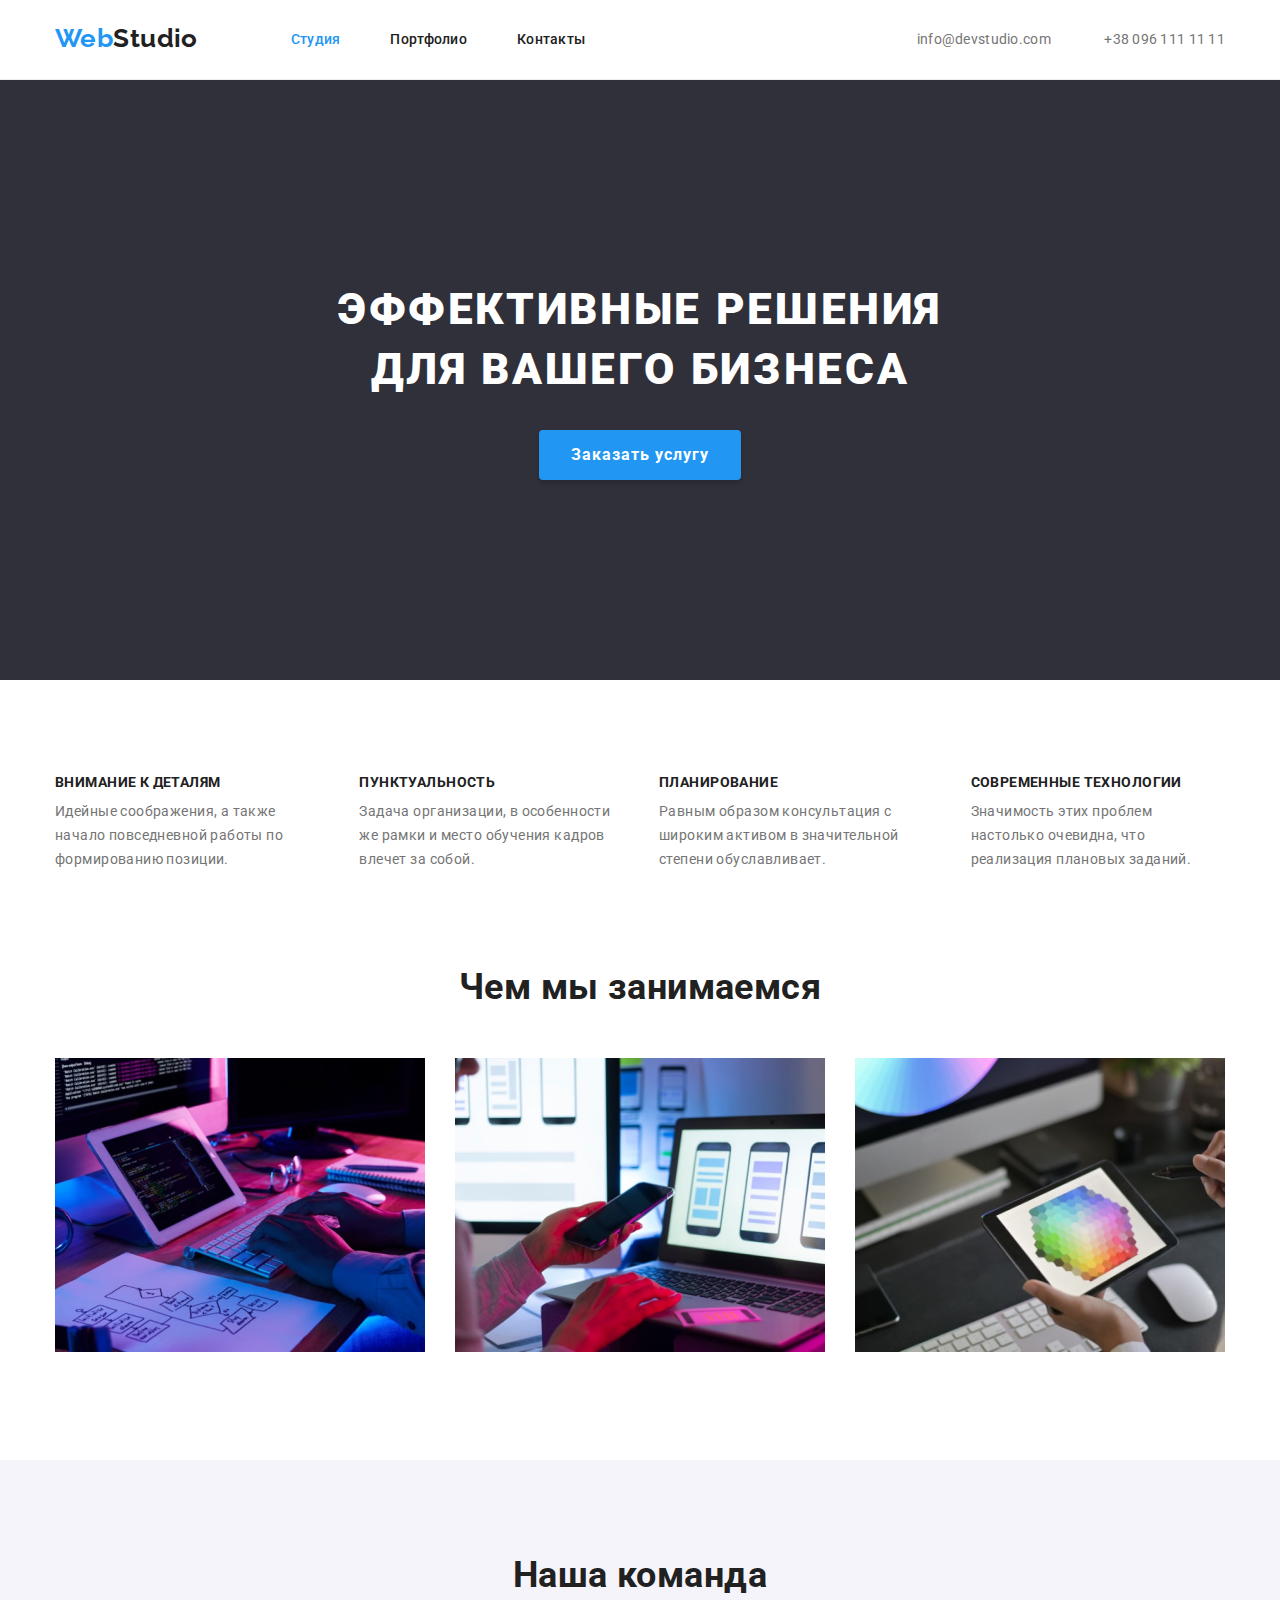
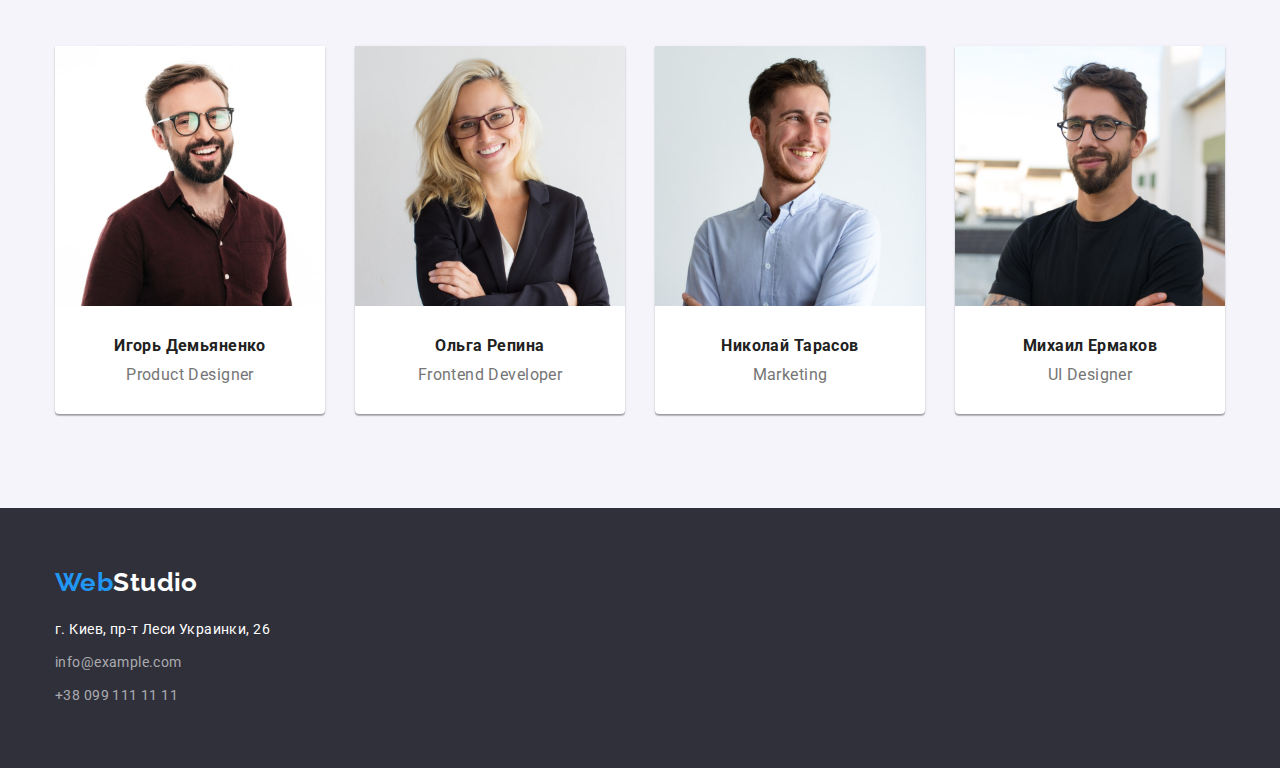
<file: index.html>
<!DOCTYPE html>
<html lang="ru">
 <head>
    <link rel="preconnect" href="https://fonts.googleapis.com">
    <link rel="preconnect" href="https://fonts.gstatic.com" crossorigin>
    <link href="https://fonts.googleapis.com/css2?family=Raleway:wght@700&family=Roboto:wght@400;500;700;900&display=swap" rel="stylesheet">
    <link rel="stylesheet" href="https://cdnjs.cloudflare.com/ajax/libs/modern-normalize/1.1.0/modern-normalize.min.css">
    <link rel="stylesheet" href="./css/style.css" /> 
    <meta charset="utf-8">
  <title>goit-markup-hw-01</title>
  </head>
 <body>
    <header class="header">
        <div class="container header-container">      
            <a class="main-page-link" href=""><span class="web">Web</span><span class="studio-header">Studio</span></a>
            <nav class="navigation">
                <ul class="navigation-list list">
                    <li class="navigation-list-element"><a class="navigation-link current link" href="./index.html">Студия</a></li>
                    <li class="navigation-list-element"><a class="navigation-link link" href="./portfolio.html">Портфолио</a></li>
                    <li class="navigation-list-element"><a class="navigation-link link" href="#">Контакты</a></li>
                </ul>
            </nav>
            <ul class="contact-list list">
                <li class="contact-list-element"><a class="contacts" href="#">info@devstudio.com</a></li>
                <li class="contact-list-element"><a class="contacts" href="#">+38 096 111 11 11</a></li>
            </ul>       
        </div>   
    </header>
    <main>
        <section class="hero">
            <div class="container">
                <h1 class="hero-text">Эффективные решения для вашего бизнеса</h1>
                <button class="hero-button" type="button">Заказать услугу</button>
            </div>    
        </section>
        <section class="section">
              <h2 class="visually-hidden">Наши преимущества</h2>
            <div class="container">
                <ul class="benefits-list">
                    <li class="benefits-list-element"><h3 class="benefits">Внимание к деталям</h3><p class="benefits-description">Идейные соображения, а также начало повседневной работы по формированию позиции.</p></li>
                    <li class="benefits-list-element"><h3 class="benefits">Пунктуальность</h3><p class="benefits-description">Задача организации, в особенности же рамки и место обучения кадров влечет за собой.</p></li>
                    <li class="benefits-list-element"><h3 class="benefits">Планирование</h3><p class="benefits-description">Равным образом консультация с широким активом в значительной степени обуславливает.</p></li>
                    <li class="benefits-list-element"><h3 class="benefits">Современные технологии</h3><p class="benefits-description">Значимость этих проблем настолько очевидна, что реализация плановых заданий.</p></li>
                </ul>
            </div>
        </section>
        <section class="section-tasks">
            <div class="container">   
                <h2 class="sections-names">Чем мы занимаемся</h2>
                <ul class="tasks-list">
                    <li class="tasks-list-element"><img class="task-image" src="./images/hw11.jpg" alt="Человек пишет код ориентируясь по блок схеме"></li>
                    <li class="tasks-list-element"><img class="task-image" src="./images/hw12.jpg" alt="Человек выбирает формат подачи информации мобильного приложения"></li>
                    <li class="tasks-list-element"><img class="task-image" src="./images/hw13.jpg" alt="Человек работает с графикой на планшете"></li>
                </ul>    
            </div>                      
        </section>   
        <section class="employee-section">
        <div class="container">
            <h2 class="sections-names">Наша команда</h2>
            <ul class="employees-list">
                <li class="employee-list-element"><img class="employee-image" src="./images/igor.jpg" alt="Игорь">
                <div class="employee-description"> 
                <h3 class="employee-name">Игорь Демьяненко</h3>
                <p class="employee-position">Product Designer</p>
                </div>   
                </li> 
                <li class="employee-list-element"><img class="employee-image" src="./images/olga.jpg" alt="Ольга">
                <div class="employee-description">
                <h3 class="employee-name">Ольга Репина</h3>
                <p class="employee-position">Frontend Developer</p>
                </div>   
                </li>
                <li class="employee-list-element"><img class="employee-image" src="./images/nikolai.jpg" alt="Николай">
                <div class="employee-description">
                <h3 class="employee-name">Николай Тарасов</h3>
                <p class="employee-position">Marketing</p>
                </div>   
                </li>
                <li class="employee-list-element"><img class="employee-image" src="./images/mikhail.jpg" alt="Михаил">
                <div class="employee-description">
                <h3 class="employee-name">Михаил Ермаков</h3>
                <p class="employee-position">UI Designer</p>
                </div>   
                </li>
            </ul> 
        </div>
        </section>
    </main>
    <footer class="footer">
        <div class="container">
            <a class="footer-main-page-link link" href="" ><span class="web">Web</span><span class="studio-footer">Studio</span></a>
                <address class="adress">
                    <ul class="footer-contact-list">
                        <li><a class="link adress-link" target="_blank" rel="noreferrer noopener" href="https://goo.gl/maps/k63esdT5BuMovw6i7">г. Киев, пр-т Леси Украинки, 26</a></li>
                        <li class="footer-contact-list-element"><a class="footer-contacts" href="#">info@example.com</a></li>
                        <li class="footer-contact-list-element"><a class="footer-contacts" href="#">+38 099 111 11 11</a></li>
                    </ul>
                </address>
        </div>
    </footer>
 </body>
</html>
</file>
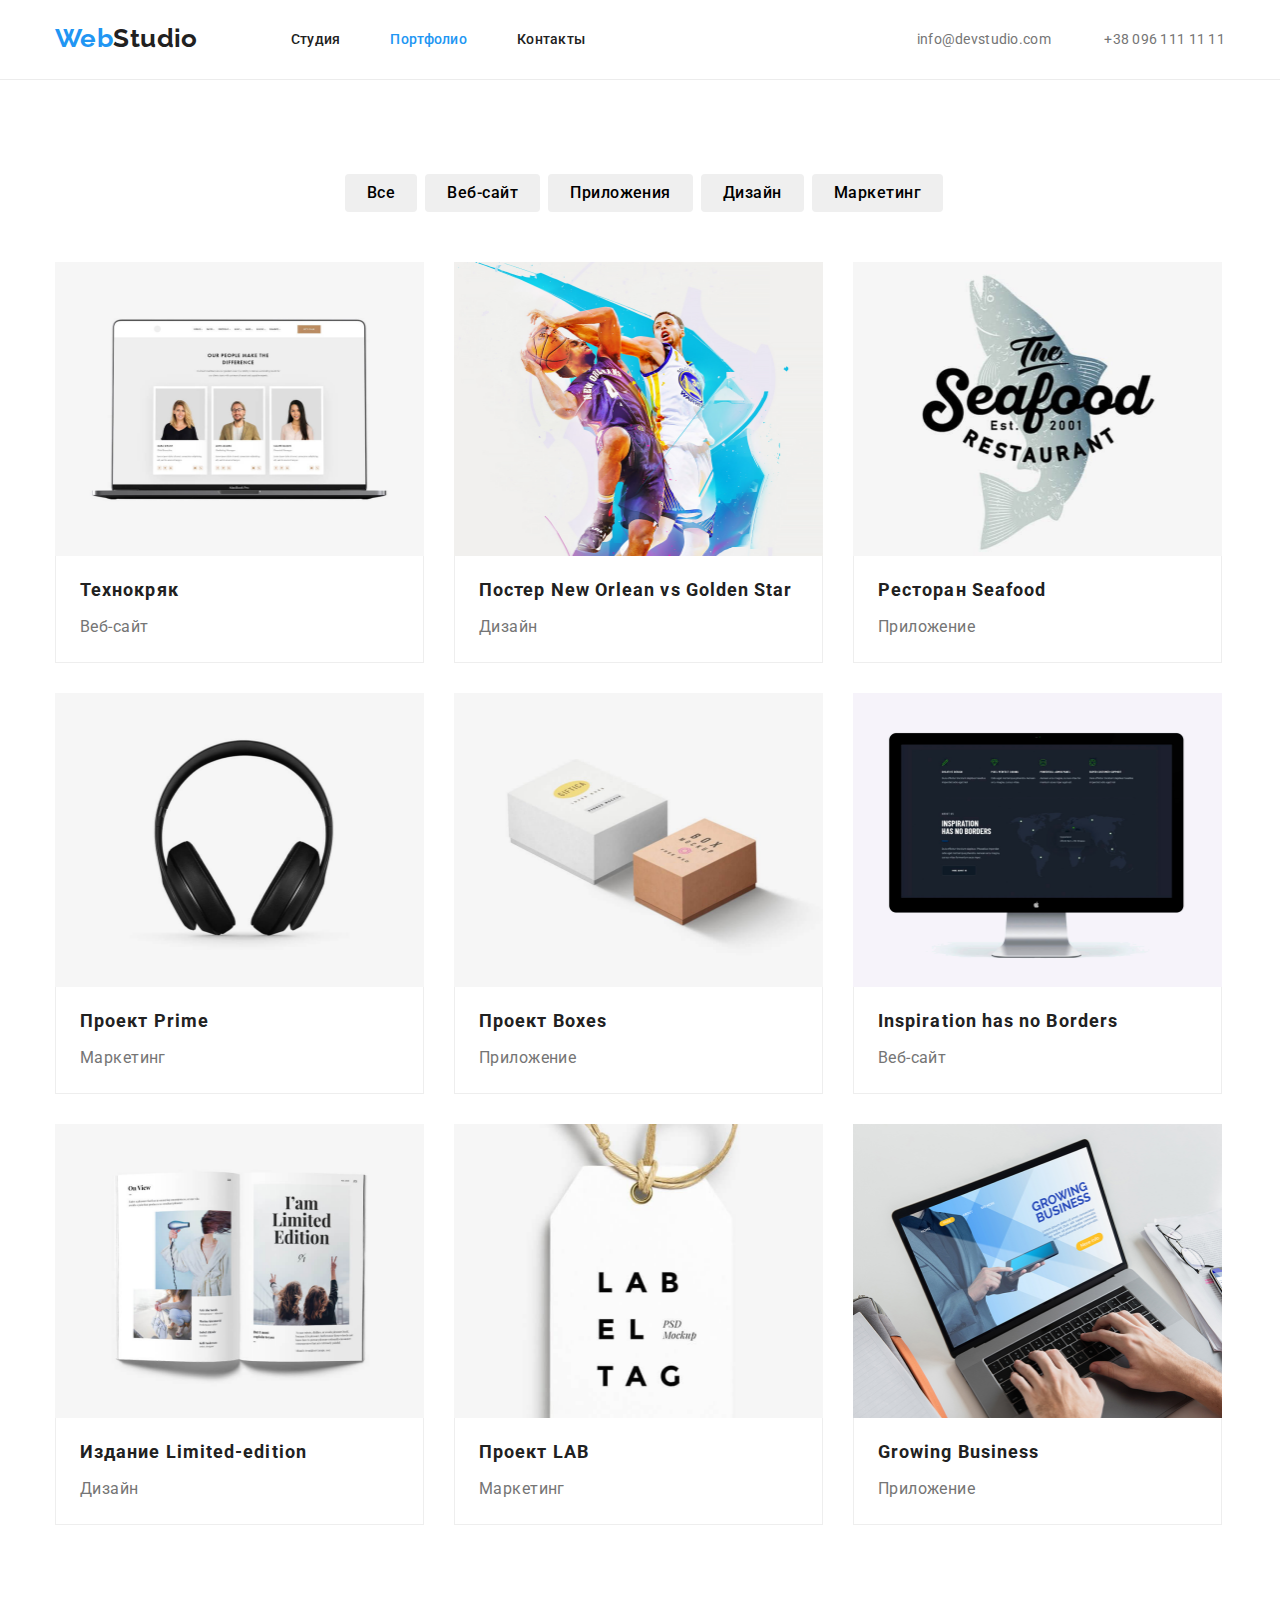
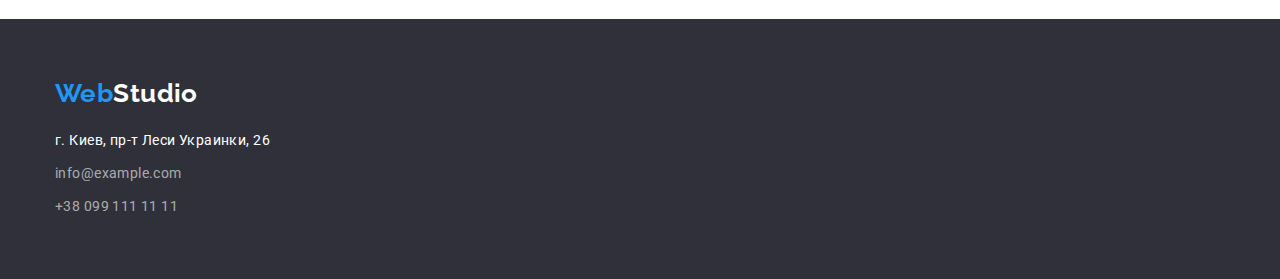
<file: portfolio.html>
<!DOCTYPE html>
<html lang="ru">
 <head>
  <link rel="preconnect" href="https://fonts.googleapis.com">
  <link rel="preconnect" href="https://fonts.gstatic.com" crossorigin>
  <link href="https://fonts.googleapis.com/css2?family=Raleway:wght@700&family=Roboto:wght@400;500;700;900&display=swap" rel="stylesheet">
  <link rel="stylesheet" href="https://cdnjs.cloudflare.com/ajax/libs/modern-normalize/1.1.0/modern-normalize.min.css">
  <link rel="stylesheet" href="./css/style.css" /> 
  <meta charset="utf-8">
  <title>goit-markup-hw-02</title>
 </head>
 <body>
    <header class="header">
        <div class="container header-container">      
            <a class="main-page-link" href=""><span class="web">Web</span><span class="studio-header">Studio</span></a>
            <nav class="navigation">
                <ul class="navigation-list list">
                    <li class="navigation-list-element"><a class="navigation-link link" href="./index.html">Студия</a></li>
                    <li class="navigation-list-element"><a class="navigation-link current link" href="./portfolio.html">Портфолио</a></li>
                    <li class="navigation-list-element"><a class="navigation-link link" href="#">Контакты</a></li>
                </ul>
            </nav>
            <ul class="contact-list list">
                <li class="contact-list-element"><a class="contacts" href="#">info@devstudio.com</a></li>
                <li class="contact-list-element"><a class="contacts" href="#">+38 096 111 11 11</a></li>
            </ul>       
        </div>   
    </header>
    <main>
        <section class="section">
        <div class="container">
            <ul class="navigation-buttons-list">
                <li class="navigation-button-list-element"><button type="button" class="navigation-button">Все</button></li>
                <li class="navigation-button-list-element"><button type="button" class="navigation-button">Веб-сайт</button></li>
                <li class="navigation-button-list-element"><button type="button" class="navigation-button">Приложения</button></li>
                <li class="navigation-button-list-element"><button type="button" class="navigation-button">Дизайн</button></li>
                <li class="navigation-button-list-element"><button type="button" class="navigation-button">Маркетинг</button></li>
            </ul>
        </div>
        <div class="container">
        <ul class="posters-list">
            <li class="posters-list-element"><img class="categories-image" src="./images/technocrack.jpg" alt="Веб-сайт" width="200" />
                <div class="projects-borders">
                <h3 class="projects">Технокряк</h3>
                <p class="project-categorie">Веб-сайт</p>
                </div>
            </li>
            <li class="posters-list-element"><img class="categories-image" src="./images/poster.jpg" alt="Постер" width="200" />
                <div class="projects-borders">
                <h3 class="projects">Постер New Orlean vs Golden Star</h3>
                <p class="project-categorie">Дизайн</p>
                </div>
            </li>
            <li class="posters-list-element"><img class="categories-image" src="./images/seafood.jpg" alt="Превью приложения" width="200" />
                <div class="projects-borders">
                <h3 class="projects">Ресторан Seafood</h3>
                <p class="project-categorie">Приложение</p>
                </div>
            </li>
            <li class="posters-list-element"><img class="categories-image" src="./images/prime.jpg" alt="Наушники" width="200" />
                <div class="projects-borders">
                <h3 class="projects">Проект Prime</h3>
                <p class="project-categorie">Маркетинг</p>
                </div>
            </li>
            <li class="posters-list-element"><img class="categories-image" src="./images/boxes.jpg" alt="Две коробки" width="200" />
                <div class="projects-borders">
                <h3 class="projects">Проект Boxes</h3>
                <p class="project-categorie">Приложение</p>
                </div>
            </li>
            <li class="posters-list-element"><img class="categories-image" src="./images/inspiration.jpg" alt="Веб-сайт" width="200" />
                <div class="projects-borders">
                <h3 class="projects">Inspiration has no Borders</h3>
                <p class="project-categorie">Веб-сайт</p>
                </div>
            </li>
            <li class="posters-list-element"><img class="categories-image" src="./images/limited-edition.jpg" alt="Книга" width="200" />
                <div class="projects-borders">
                <h3 class="projects">Издание Limited-edition</h3>
                <p class="project-categorie">Дизайн</p>
                </div>
            </li>
            <li class="posters-list-element"><img class="categories-image" src="./images/lab.jpg" alt="Бирка" width="200" />
                <div class="projects-borders">
                <h3 class="projects">Проект LAB</h3>
                <p class="project-categorie">Маркетинг</p>
                </div>
            </li>
            <li class="posters-list-element"><img class="categories-image" src="./images/business.jpg" alt="Приложение" width="200" />
                <div class="projects-borders">
                <h3 class="projects">Growing Business</h3>
                <p class="project-categorie">Приложение</p>
                </div>
            </li>
        </ul>
        </div>
    </section>    
    </main>
    <footer class="footer">
        <div class="container">
            <a class="footer-main-page-link link" href="" ><span class="web">Web</span><span class="studio-footer">Studio</span></a>
                <address class="adress">
                    <ul class="footer-contact-list">
                        <li><a class="link adress-link" target="_blank" rel="noreferrer noopener" href="https://goo.gl/maps/k63esdT5BuMovw6i7">г. Киев, пр-т Леси Украинки, 26</a></li>
                        <li class="footer-contact-list-element"><a class="footer-contacts" href="#">info@example.com</a></li>
                        <li class="footer-contact-list-element"><a class="footer-contacts" href="#">+38 099 111 11 11</a></li>
                    </ul>
                </address>
        </div>
    </footer>
 </body>
</html>
</file>
<file: css/style.css>
:root {
    --light-blue : #2196F3;
    --black-backround : #2F303A;
    --grey : #757575;
    --portfolio-button-background : #F5F4FA;
    --white : #FFFFFF;
    --black-text : #212121;
    --grey-text : #EEEEEE;
    --black : #000000;
    --grey-gradient : #FFFFFF99;
    --grey-2 : #ECECEC;
    --main-font : Roboto, sans-serif
}

h1,
h2,
h3,
h4,
h5,
h6,
p {
  margin: 0;
}

img {
    display: block;
    max-width: 100%;
    height: auto;
}

address {
    font-style: normal;
}

button {
    display: block;
    margin: 0 auto;
    padding: 10px 32px;
    cursor: pointer;
    border: none;
    border-radius: 4px;
}

.section {
    padding-top: 94px;
    padding-bottom: 94px;
}

.container {
    width: 1200px;
    margin: 0 auto;
    padding-left: 15px;
    padding-right: 15px;
}

.list {
    list-style: none;
    padding-left: 0;
    margin: 0;
}

.link {
    text-decoration: none;
}

.header-container {
    display: flex;
    align-items: center;
}

.footer-container {
    display: flex;
    flex-direction: column;
}

.section {
    padding-top: 94px;
    padding-bottom: 94px;
}

.section-tasks {
    padding-bottom: 94px;
}

body {
    font-family: var(--main-font);
    font-size: 14px;
    color: var(--black-text);
    letter-spacing: 0.03em;
}

.header {
    border-bottom: 1px solid #ECECEC;
}

.main-page-link {
    text-decoration: none;
    margin-top: 24px;
    margin-bottom: 25px;
}

.footer-main-page-link {
    margin-top: 0px;
    margin-bottom: 0px;
}

.web {
    color: var(--light-blue);
    font-family: Raleway;
    font-weight: 700;
    font-size: 26px;
    text-decoration: none;
}

.studio-header {
    color: var(--black-text)  ;
    font-family: Raleway;
    font-weight: 700;
    font-size: 26px;
    text-decoration: none;
}

.studio-footer {
    color: var(--white)  ;
    font-family: Raleway;
    font-weight: 700;
    font-size: 26px;
    text-decoration: none;
}

.navigation {
    font-weight: 500;
    margin-left: 93px;
}

.navigation-buttons-list {
    list-style-type: none;
    margin-top: 0px;
    margin-bottom: 50px;
    padding-left: 0px;
    display: flex;
    justify-content: center;
}

.navigation-button-list-element {
    box-sizing: border-box;
    display: inline;
    margin-left: 8px;
}

.navigation-list{
    display: flex;
    list-style-type: none;
}

.navigation-list-element {
    font-size: 14px;
    display: inline;
    color: var(--black-text);
    letter-spacing: 0.02em;
}

.navigation-list-element:hover {
    color: var(--light-blue);
    
}

.navigation-list-element:nth-child(n+2) {
    margin-left: 50px;
}

.contact-list {
    margin-left: auto;
}

.footer-contact-list {
    list-style-type: none;
    font-size: 14px;
    padding-left: 0px;
    margin-top: 0px;
    margin-bottom: 0px;
}

.contact-list-element {
    color: var(--grey);
    display: inline;
    letter-spacing: 0.02em;
    margin-left: 50px;
}

.footer-contact-list-element {
    color: rgba(255, 255, 255, 0.6);
    letter-spacing: 0.03em;
    line-height: 1.71;
    margin-top: 9px;
}

.contact-list-element:first-child {
    margin-left: 0px;
}

.contact-list-element:hover {
    color: var(--light-blue);
}

.contacts {
    display: inline;
    color: var(--grey);
    letter-spacing: 0.02em;
    text-decoration: none;
}

.footer-contacts {
    font-size: 14px;
    font-weight: 400;
    line-height: 1.71;
    color: rgba(255, 255, 255, 0.6);
    letter-spacing: 0.03em;
    text-decoration: none;
}

.contacts:hover {
    color: var(--light-blue);
}

.footer-contacts:hover {
    color: var(--light-blue);
}

.contacts:focus{
   color: var(--light-blue);
}

.footer-contacts:focus {
    color: var(--light-blue);
}

.navigation-link {
    color: var(--black-text);
    letter-spacing: 0.02em;
}

.navigation-link:hover {
    color: var(--light-blue);
}

.navigation-link:focus {
    color: var(--light-blue);
}

.current {
    color: var(--light-blue);
}

.navigation-button {
    cursor: pointer;
    padding: 6px 22px;
    border-radius: 4px;
    font-family: Roboto;
    font-weight: 500;
    font-size: 16px;
    line-height: 1.625;
    letter-spacing: 0.03em;
}

.navigation-button:hover {
    color: var(--white);
    background-color: var(--light-blue);
}

.posters-list {
    list-style-type: none;
    display: flex;
    flex-wrap: wrap;
    margin-top: -30px;
    margin-left: -30px;
    margin-bottom: 0px;
    padding-left: 0px;
}

.posters-list-element {
    margin-top: 30px;
    margin-left: 30px;
    flex-basis: calc((100% - 93px) / 3);
}

.projects-borders {
    border-top: 0px;
    border-left: 1px solid var(--grey-text);
    border-right: 1px solid var(--grey-text);
    border-bottom: 1px solid var(--grey-text);
    box-sizing: border-box;
    padding-top: 20px;
    margin-top: -4px;
}

.categories-image {
    width: 370px;
    height: 294px;
}

.projects {
    margin-left: 24px;
    font-weight: 700;
    font-size: 18px;
    line-height: 2;
    letter-spacing: 00.06em;
}

.project-categorie {
    margin-top: 4px;
    margin-left: 24px;
    margin-bottom: 20px;
    color: var(--grey);
    font-weight: 400;
    font-size: 16px;
    line-height: 1.875;
}

.adress {
    margin-top: 20px;
    font-style: normal;
}

.adress-link {
    color: var(--white);
    font-weight: 400;
    font-size: 14px;
    line-height: 1.71;
    margin-top: 20px;
    font-style: normal;
}

.footer {
    background-color: var(--black-backround);
    padding-top: 60px;
    padding-bottom: 60px;
}

.hero {
    background-color: var(--black-backround);
    padding-top: 200px;
    padding-bottom: 200px;
    text-align: center;
}

.hero-text {
    width: 696px;
    margin: 0 auto;
    color: var(--white);
    font-size: 44px;
    font-weight: 900;
    line-height: 1.36;
    letter-spacing: 0.06em;
    text-transform: uppercase;
    text-align: center;
}

.hero-button {
    color: var(--white);
    background-color: var(--light-blue);
    font-family: Roboto;
    font-weight: 700;
    font-size: 16px;
    line-height: 1.88;
    cursor: pointer;
    letter-spacing: 0.06em;
    margin-top: 30px;
    padding: 10px 32px;
    box-shadow: 0px 4px 4px rgba(0, 0, 0, 0.15);
    border-radius: 4px;
    border-style: none;
    align-items: center;
}

.benefits-list {
    margin-top: 0px;
    margin-bottom: 0px;
    list-style-type: none;
    display: flex;
    padding-left: 0px;
}

.benefits-list-element {
    margin-left: 30px;
}

.benefits-list-element:first-child{
    margin-left: 0px;
}

.benefits {
    color: var(--black-text);
    font-weight: 700;
    line-height: 1.17;
    text-transform: uppercase;
    font-size: 14px;
}

.benefits-description {
    color: var(--grey);
    font-weight: 400;
    font-size: 14px;
    line-height: 1.71;
    margin-top: 10px;
}

.visually-hidden {
    position: absolute;
    width: 1px;
    height: 1px;
    margin: -1px;
    border: 0;
    padding: 0;
    
    white-space: nowrap;
    clip-path: inset(100%);
    clip: rect(0 0 0 0);
    overflow: hidden;
  }

.sections-names {
    color: var(--black-text);
    font-weight: 700;
    font-size: 36px;
    line-height: 1.17;
    text-align: center;
}

.tasks-list {
    list-style-type: none;
    display: flex;
    justify-content: center;
    margin-top: 50px;
    padding-left: 0px;
}

.tasks-list-element {
    margin-left: 30px;
}

.tasks-list-element:first-child {
    margin-left: 0px;
}

.employee-section {
    padding-top: 94px;
    padding-bottom: 94px;
    background-color:var(--portfolio-button-background);
}

.employees-list {
    list-style-type: none;
    display: flex;
    margin-top: 50px;
    margin-bottom: 0px;
    padding-left: 0px;
    justify-content: center;
}

.employee-list-element {
    margin-left: 30px;
    box-shadow: 0px 1px 3px rgba(0, 0, 0, 0.12), 0px 1px 1px rgba(0, 0, 0, 0.14), 0px 2px 1px rgba(0, 0, 0, 0.2);
    border-radius: 0px 0px 4px 4px;
    background-color: var(--white);
}

.employee-list-element:first-child{
    margin-left: 0px;
}

.task-image {
    width: 370px;
    height: 294px;
}

.employee-image {
    width: 270px;
}

.employee-name {
    color: var(--black-text);
    font-size: 16px;
    line-height: 1.1875;
    align-items: center;
    margin-bottom: 10px;
}

.employee-position {
    font-weight: 400;
    color: var(--grey);
    font-size: 16px;
    line-height: 1.1875;
    align-items: center;
}

.employee-description {
    text-align: center;
    padding-top: 30px;
    padding-bottom: 30px;
}
</file>
